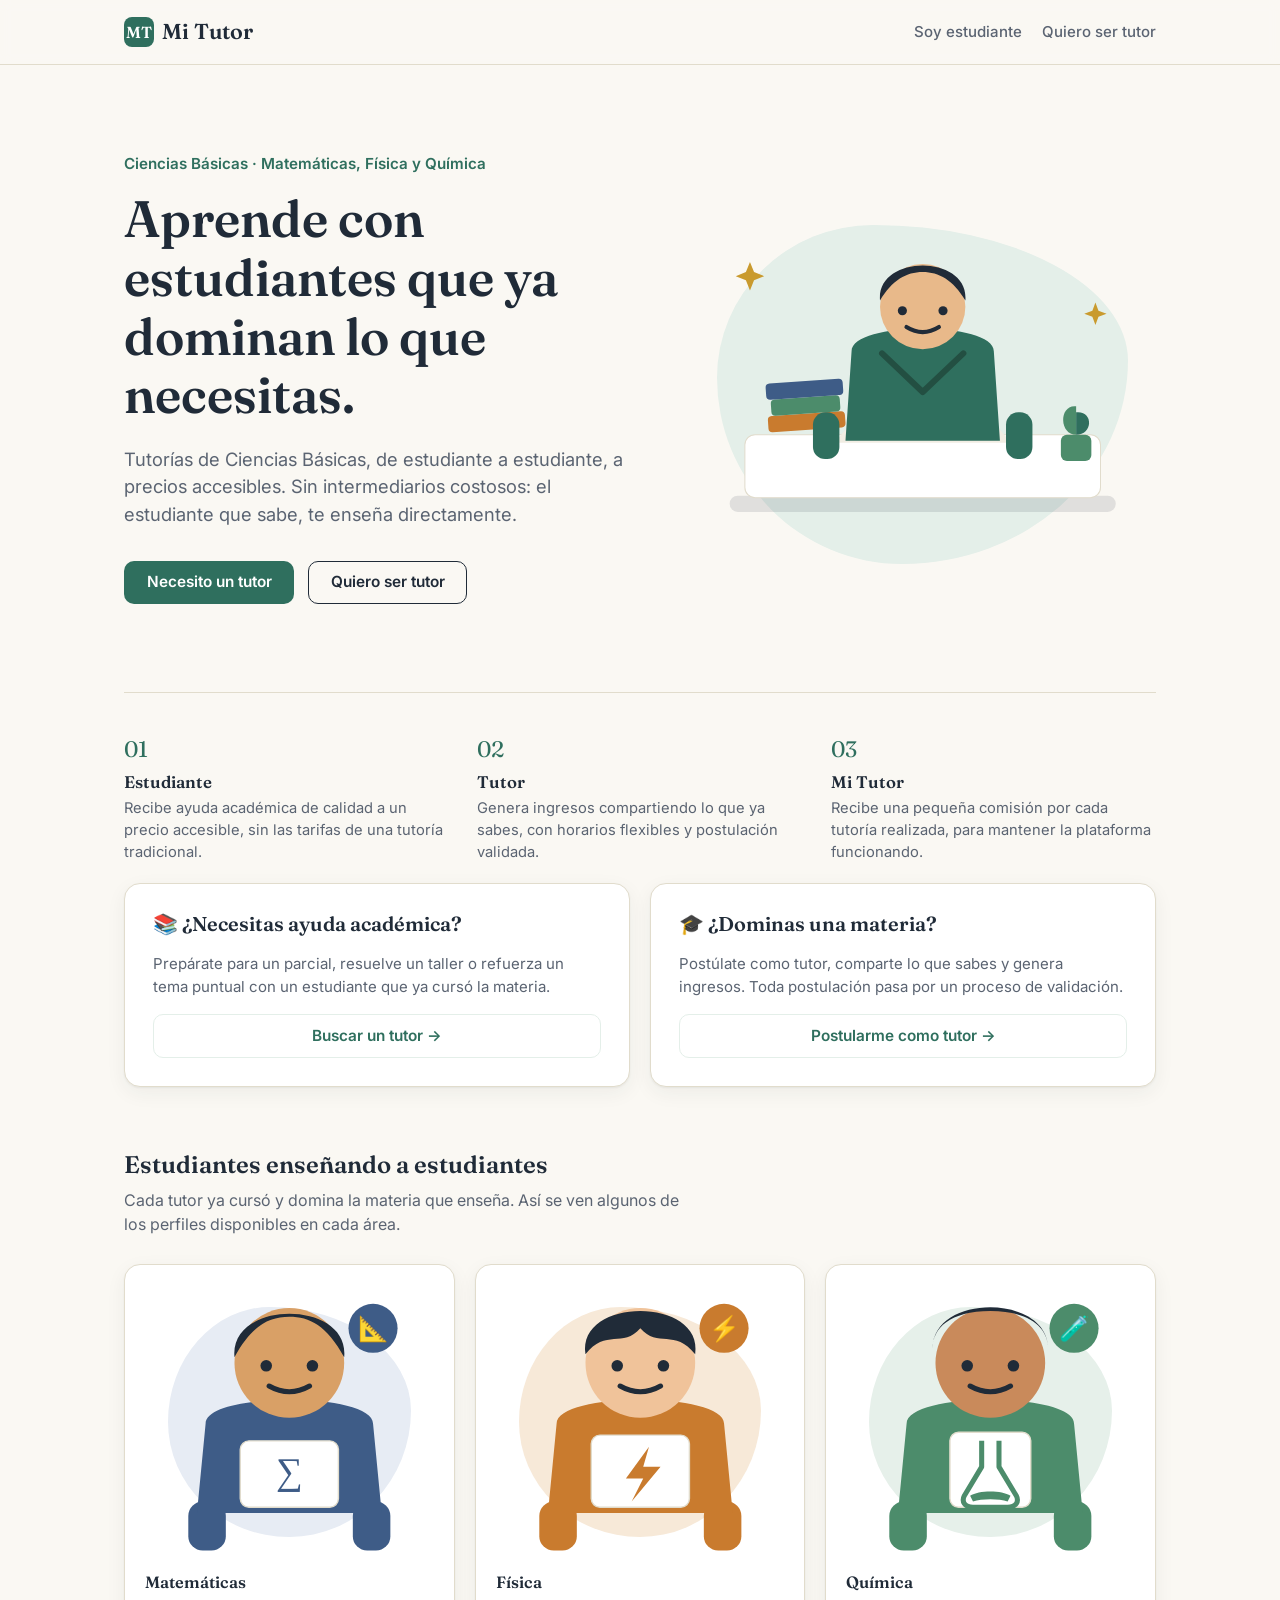
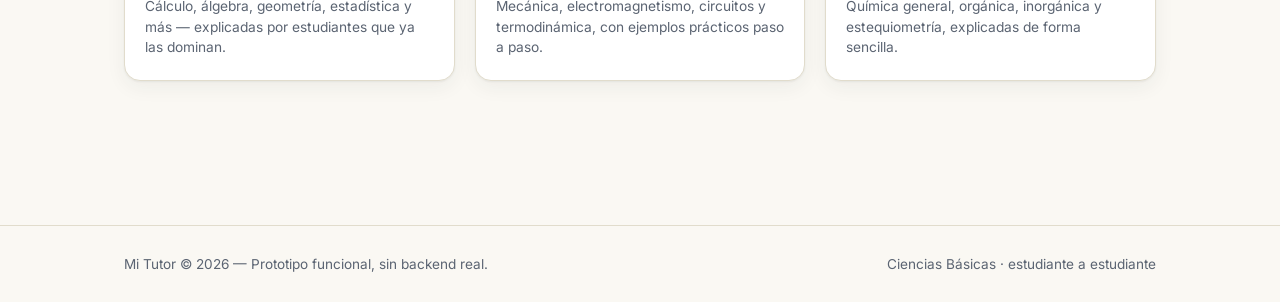
<file: index.html>
<!DOCTYPE html>
<html lang="es">
<head>
<meta charset="UTF-8" />
<meta name="viewport" content="width=device-width, initial-scale=1.0" />
<title>Mi Tutor — Tutorías de estudiante a estudiante</title>
<link rel="preconnect" href="https://fonts.googleapis.com">
<link rel="preconnect" href="https://fonts.gstatic.com" crossorigin>
<link href="https://fonts.googleapis.com/css2?family=Fraunces:opsz,wght@9..144,500;9..144,600;9..144,700&family=Inter:wght@400;500;600;700&display=swap" rel="stylesheet">
<link rel="stylesheet" href="css/styles.css" />
</head>
<body>

<header class="site-header">
  <div class="container">
    <a href="index.html" class="logo"><span class="mark">MT</span> Mi Tutor</a>
    <nav class="nav-links">
      <a href="estudiante.html">Soy estudiante</a>
      <a href="tutor.html">Quiero ser tutor</a>
    </nav>
  </div>
</header>

<main>
  <section class="hero">
    <div class="container">

      <div class="hero-grid">
        <div>
          <p class="eyebrow">Ciencias Básicas · Matemáticas, Física y Química</p>
          <h1>Aprende con estudiantes que ya dominan lo que necesitas.</h1>
          <p class="lead">Tutorías de Ciencias Básicas, de estudiante a estudiante, a precios accesibles. Sin intermediarios costosos: el estudiante que sabe, te enseña directamente.</p>

          <div class="hero-actions">
            <a href="estudiante.html" class="btn btn-primary">Necesito un tutor</a>
            <a href="tutor.html" class="btn btn-secondary">Quiero ser tutor</a>
          </div>
        </div>

        <div class="hero-visual" aria-hidden="true">
          <div class="blob"></div>
          <svg viewBox="0 0 460 380" xmlns="http://www.w3.org/2000/svg">
            <!-- escritorio -->
            <rect x="40" y="290" width="380" height="16" rx="8" fill="var(--ink)" opacity="0.12"/>
            <rect x="55" y="230" width="350" height="62" rx="10" fill="#fff" stroke="var(--line)"/>
            <!-- pila de libros -->
            <g transform="translate(75,178) rotate(-4)">
              <rect x="0" y="34" width="76" height="16" rx="4" fill="var(--physics)"/>
              <rect x="4" y="18" width="68" height="16" rx="4" fill="var(--chem)"/>
              <rect x="0" y="2" width="76" height="16" rx="4" fill="var(--math)"/>
            </g>
            <!-- planta -->
            <g transform="translate(360,196)">
              <rect x="6" y="34" width="30" height="26" rx="6" fill="var(--chem)"/>
              <path d="M21 34 C 4 34 4 4 21 6 C 21 20 21 28 21 34 Z" fill="var(--chem)"/>
              <path d="M21 34 C 38 34 38 10 21 12 C 21 22 21 28 21 34 Z" fill="var(--primary)"/>
            </g>
            <!-- laptop -->
            <g transform="translate(155,150)">
              <path d="M0 74 L150 74 L162 88 L-12 88 Z" fill="var(--paper-dim)"/>
              <rect x="6" y="0" width="138" height="76" rx="8" fill="var(--ink)"/>
              <rect x="14" y="8" width="122" height="60" rx="4" fill="var(--primary-tint)"/>
              <rect x="24" y="18" width="70" height="6" rx="3" fill="var(--primary)"/>
              <rect x="24" y="30" width="94" height="6" rx="3" fill="var(--math)" opacity=".7"/>
              <rect x="24" y="42" width="52" height="6" rx="3" fill="var(--physics)" opacity=".7"/>
            </g>
            <!-- estudiante -->
            <g transform="translate(150,58)">
              <!-- brazos sobre el escritorio -->
              <rect x="-28" y="150" width="26" height="46" rx="12" fill="var(--primary)"/>
              <rect x="162" y="150" width="26" height="46" rx="12" fill="var(--primary)"/>
              <!-- torso / buso -->
              <path d="M10 90 C10 60 150 60 150 90 L156 178 L4 178 Z" fill="var(--primary)"/>
              <path d="M40 92 L80 130 L120 92" fill="none" stroke="var(--primary-dark)" stroke-width="6" stroke-linecap="round" stroke-linejoin="round"/>
              <!-- cabeza -->
              <circle cx="80" cy="46" r="42" fill="#E8B98A"/>
              <path d="M38 40 C 34 -6 126 -6 122 40 C 110 20 96 12 80 12 C 64 12 50 20 38 40 Z" fill="var(--ink)"/>
              <circle cx="60" cy="50" r="4.5" fill="var(--ink)"/>
              <circle cx="100" cy="50" r="4.5" fill="var(--ink)"/>
              <path d="M64 66 Q80 76 96 66" stroke="var(--ink)" stroke-width="4" fill="none" stroke-linecap="round"/>
            </g>
            <!-- destellos decorativos -->
            <g fill="var(--gold)">
              <path d="M60 60 l4 10 10 4 -10 4 -4 10 -4 -10 -10 -4 10 -4z"/>
              <path d="M400 100 l3 8 8 3 -8 3 -3 8 -3 -8 -8 -3 8 -3z"/>
            </g>
          </svg>
        </div>
      </div>

      <div class="value-strip">
        <div class="value-item">
          <span class="num">01</span>
          <h3>Estudiante</h3>
          <p>Recibe ayuda académica de calidad a un precio accesible, sin las tarifas de una tutoría tradicional.</p>
        </div>
        <div class="value-item">
          <span class="num">02</span>
          <h3>Tutor</h3>
          <p>Genera ingresos compartiendo lo que ya sabes, con horarios flexibles y postulación validada.</p>
        </div>
        <div class="value-item">
          <span class="num">03</span>
          <h3>Mi Tutor</h3>
          <p>Recibe una pequeña comisión por cada tutoría realizada, para mantener la plataforma funcionando.</p>
        </div>
      </div>

      <div class="split-cta">
        <div class="cta-card">
          <h3>📚 ¿Necesitas ayuda académica?</h3>
          <p>Prepárate para un parcial, resuelve un taller o refuerza un tema puntual con un estudiante que ya cursó la materia.</p>
          <a href="estudiante.html" class="btn btn-ghost">Buscar un tutor →</a>
        </div>
        <div class="cta-card">
          <h3>🎓 ¿Dominas una materia?</h3>
          <p>Postúlate como tutor, comparte lo que sabes y genera ingresos. Toda postulación pasa por un proceso de validación.</p>
          <a href="tutor.html" class="btn btn-ghost">Postularme como tutor →</a>
        </div>
      </div>

      <div class="students-section">
        <div class="section-head">
          <h2>Estudiantes enseñando a estudiantes</h2>
          <p>Cada tutor ya cursó y domina la materia que enseña. Así se ven algunos de los perfiles disponibles en cada área.</p>
        </div>
        <div class="students-grid">

          <div class="student-card">
            <div class="illust-wrap">
              <div class="blob" style="background:var(--math-tint)"></div>
              <svg viewBox="0 0 200 190" xmlns="http://www.w3.org/2000/svg">
                <rect x="30" y="150" width="26" height="34" rx="10" fill="var(--math)"/>
                <rect x="144" y="150" width="26" height="34" rx="10" fill="var(--math)"/>
                <path d="M42 96 C42 74 158 74 158 96 L164 158 L36 158 Z" fill="var(--math)"/>
                <circle cx="100" cy="54" r="38" fill="#D9A066"/>
                <path d="M62 50 C58 10 142 10 138 50 C126 28 114 22 100 22 C86 22 74 28 62 50 Z" fill="var(--ink)"/>
                <circle cx="84" cy="56" r="4" fill="var(--ink)"/>
                <circle cx="116" cy="56" r="4" fill="var(--ink)"/>
                <path d="M86 70 Q100 78 114 70" stroke="var(--ink)" stroke-width="3.5" fill="none" stroke-linecap="round"/>
                <g transform="translate(66,108)">
                  <rect width="68" height="46" rx="6" fill="#fff" stroke="var(--line)"/>
                  <text x="34" y="30" text-anchor="middle" font-size="26" fill="var(--math)" font-family="Fraunces, serif">∑</text>
                </g>
                <circle cx="158" cy="30" r="17" fill="var(--math)"/>
                <text x="158" y="36" text-anchor="middle" font-size="17">📐</text>
              </svg>
            </div>
            <h3>Matemáticas</h3>
            <p>Cálculo, álgebra, geometría, estadística y más — explicadas por estudiantes que ya las dominan.</p>
          </div>

          <div class="student-card">
            <div class="illust-wrap">
              <div class="blob" style="background:var(--physics-tint)"></div>
              <svg viewBox="0 0 200 190" xmlns="http://www.w3.org/2000/svg">
                <rect x="30" y="150" width="26" height="34" rx="10" fill="var(--physics)"/>
                <rect x="144" y="150" width="26" height="34" rx="10" fill="var(--physics)"/>
                <path d="M42 96 C42 74 158 74 158 96 L164 158 L36 158 Z" fill="var(--physics)"/>
                <circle cx="100" cy="54" r="38" fill="#F0C39A"/>
                <path d="M62 48 C56 8 144 8 138 48 C124 30 112 44 100 30 C88 44 76 30 62 48 Z" fill="var(--ink)"/>
                <circle cx="84" cy="56" r="4" fill="var(--ink)"/>
                <circle cx="116" cy="56" r="4" fill="var(--ink)"/>
                <path d="M86 70 Q100 78 114 70" stroke="var(--ink)" stroke-width="3.5" fill="none" stroke-linecap="round"/>
                <g transform="translate(66,104)">
                  <rect width="68" height="50" rx="6" fill="#fff" stroke="var(--line)"/>
                  <path d="M40 8 L24 30 L36 30 L28 46 L48 22 L36 22 Z" fill="var(--physics)"/>
                </g>
                <circle cx="158" cy="30" r="17" fill="var(--physics)"/>
                <text x="158" y="36" text-anchor="middle" font-size="17">⚡</text>
              </svg>
            </div>
            <h3>Física</h3>
            <p>Mecánica, electromagnetismo, circuitos y termodinámica, con ejemplos prácticos paso a paso.</p>
          </div>

          <div class="student-card">
            <div class="illust-wrap">
              <div class="blob" style="background:var(--chem-tint)"></div>
              <svg viewBox="0 0 200 190" xmlns="http://www.w3.org/2000/svg">
                <rect x="30" y="150" width="26" height="34" rx="10" fill="var(--chem)"/>
                <rect x="144" y="150" width="26" height="34" rx="10" fill="var(--chem)"/>
                <path d="M42 96 C42 74 158 74 158 96 L164 158 L36 158 Z" fill="var(--chem)"/>
                <circle cx="100" cy="54" r="38" fill="#C98A5B"/>
                <path d="M60 44 C60 6 140 6 140 44 C140 30 128 18 100 18 C72 18 60 30 60 44 Z" fill="var(--ink)"/>
                <circle cx="84" cy="56" r="4" fill="var(--ink)"/>
                <circle cx="116" cy="56" r="4" fill="var(--ink)"/>
                <path d="M86 70 Q100 78 114 70" stroke="var(--ink)" stroke-width="3.5" fill="none" stroke-linecap="round"/>
                <g transform="translate(72,102)">
                  <rect width="56" height="52" rx="6" fill="#fff" stroke="var(--line)"/>
                  <path d="M22 6 L22 24 L10 44 C 8 48 10 52 16 52 L40 52 C46 52 48 48 46 44 L34 24 L34 6" fill="none" stroke="var(--chem)" stroke-width="3.5" stroke-linejoin="round"/>
                  <path d="M14 44 C 20 40 36 40 42 44 L40 48 C 34 46 22 46 16 48 Z" fill="var(--chem)"/>
                </g>
                <circle cx="158" cy="30" r="17" fill="var(--chem)"/>
                <text x="158" y="36" text-anchor="middle" font-size="17">🧪</text>
              </svg>
            </div>
            <h3>Química</h3>
            <p>Química general, orgánica, inorgánica y estequiometría, explicadas de forma sencilla.</p>
          </div>

        </div>
      </div>

    </div>
  </section>
</main>

<footer class="site-footer">
  <div class="container" style="display:flex;justify-content:space-between;flex-wrap:wrap;gap:10px;width:100%;">
    <span>Mi Tutor © <span data-anio></span> — Prototipo funcional, sin backend real.</span>
    <span>Ciencias Básicas · estudiante a estudiante</span>
  </div>
</footer>

<script src="js/app.js"></script>
</body>
</html>
</file>
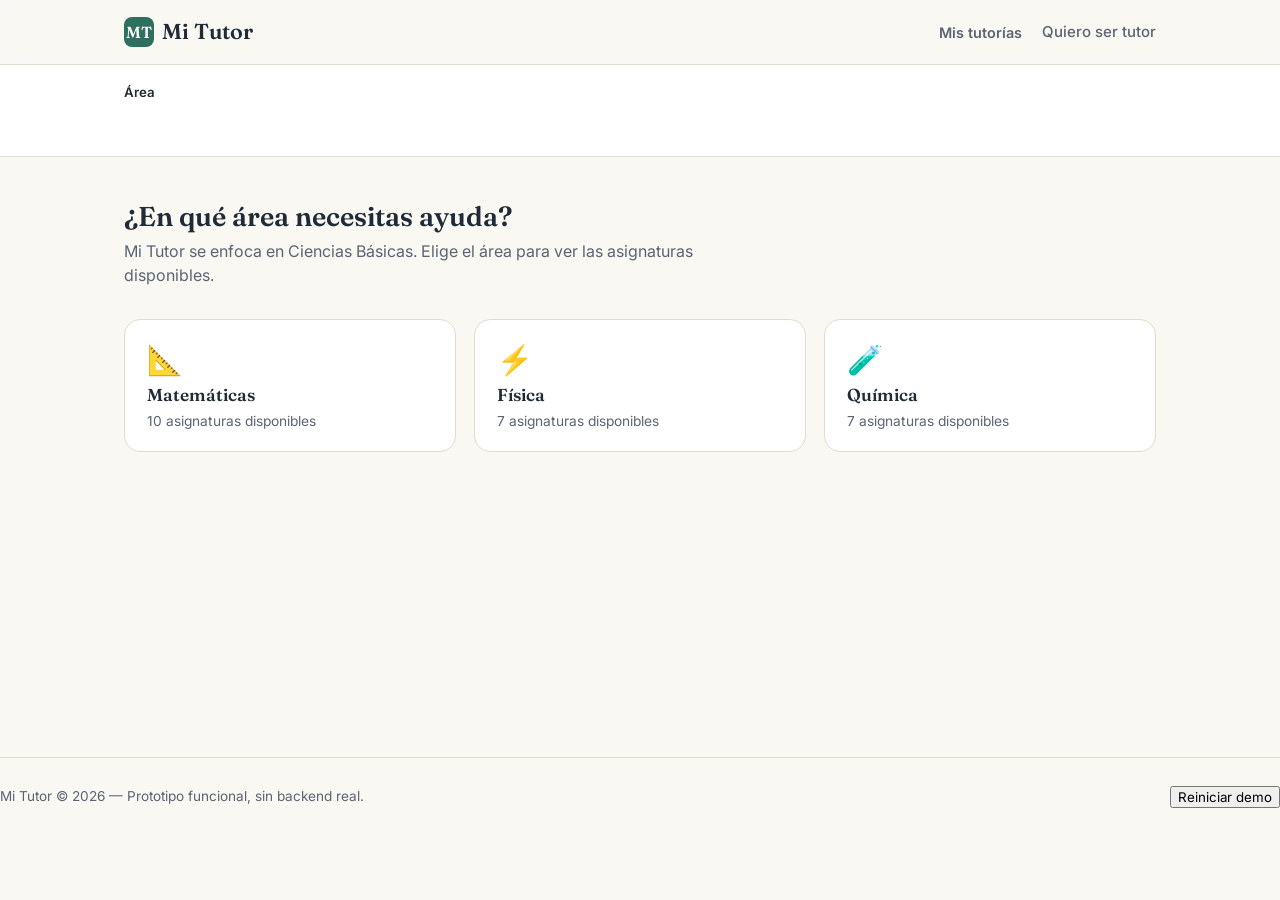
<file: estudiante.html>
<!DOCTYPE html>
<html lang="es">
<head>
<meta charset="UTF-8" />
<meta name="viewport" content="width=device-width, initial-scale=1.0" />
<title>Necesito un tutor — Mi Tutor</title>
<link rel="preconnect" href="https://fonts.googleapis.com">
<link rel="preconnect" href="https://fonts.gstatic.com" crossorigin>
<link href="https://fonts.googleapis.com/css2?family=Fraunces:opsz,wght@9..144,500;9..144,600;9..144,700&family=Inter:wght@400;500;600;700&display=swap" rel="stylesheet">
<link rel="stylesheet" href="css/styles.css" />
</head>
<body>

<header class="site-header">
  <div class="container">
    <a href="index.html" class="logo"><span class="mark">MT</span> Mi Tutor</a>
    <nav class="nav-links">
      <button class="link-back" id="nav-mis-tutorias" style="font-weight:600;">Mis tutorías</button>
      <a href="tutor.html">Quiero ser tutor</a>
    </nav>
  </div>
</header>

<div class="flow-header">
  <div class="container">
    <div class="stepper" id="stepper"></div>
    <div class="back-row">
      <button class="link-back" id="btn-atras">← Atrás</button>
    </div>
  </div>
</div>

<main class="flow-main">
  <div class="container">

    <!-- 1. ÁREA -->
    <section class="seccion" id="sec-area">
      <h2>¿En qué área necesitas ayuda?</h2>
      <p class="intro">Mi Tutor se enfoca en Ciencias Básicas. Elige el área para ver las asignaturas disponibles.</p>
      <div class="grid grid-3" id="lista-areas"></div>
    </section>

    <!-- 2. ASIGNATURA -->
    <section class="seccion" id="sec-asignatura">
      <h2 id="asignatura-titulo">Elige la asignatura</h2>
      <p class="intro">Selecciona la rama específica dentro del área elegida.</p>
      <div class="chip-list" id="lista-asignaturas"></div>
    </section>

    <!-- 3. NECESIDAD -->
    <section class="seccion" id="sec-necesidad">
      <h2>¿Qué necesitas?</h2>
      <p class="intro" id="necesidad-contexto"></p>
      <div class="grid grid-4" id="lista-necesidades"></div>
    </section>

    <!-- 4. TEMA (solo si es refuerzo) -->
    <section class="seccion" id="sec-tema">
      <h2>¿Qué tema quieres reforzar?</h2>
      <p class="intro" id="tema-contexto"></p>
      <div class="chip-list" id="lista-temas"></div>
      <div class="form-group" style="max-width:420px;margin-top:24px;">
        <label for="tema-otro">Otro tema</label>
        <span class="hint">Si no ves tu tema en la lista, escríbelo aquí.</span>
        <div style="display:flex;gap:10px;">
          <input type="text" id="tema-otro" placeholder="Ej: Repaso general antes del final" />
          <button class="btn btn-secondary" id="btn-tema-otro">Continuar</button>
        </div>
      </div>
    </section>

    <!-- 5. TUTORES -->
    <section class="seccion" id="sec-tutores">
      <h2>Tutores disponibles</h2>
      <p class="intro" id="tutores-contexto"></p>
      <div class="grid grid-2" id="lista-tutores" style="grid-template-columns:1fr;"></div>
    </section>

    <!-- 6. PERFIL DE TUTOR -->
    <section class="seccion" id="sec-perfil">
      <button class="link-back" id="btn-volver-lista" style="margin-bottom:18px;">← Volver a la lista de tutores</button>
      <div class="perfil-header">
        <div class="avatar avatar-lg" id="perfil-avatar"></div>
        <div>
          <h2 id="perfil-nombre" style="margin-bottom:4px;"></h2>
          <div class="tutor-meta" id="perfil-universidad"></div>
          <span class="badge badge-rating" id="perfil-rating"></span>
        </div>
      </div>
      <p id="perfil-descripcion"></p>
      <div class="perfil-datos-grid">
        <div class="dato-box"><div class="label">Materias que domina</div><div class="valor" id="perfil-materias"></div></div>
        <div class="dato-box"><div class="label">Experiencia</div><div class="valor" id="perfil-experiencia" style="font-weight:400;"></div></div>
        <div class="dato-box"><div class="label">Tutorías realizadas</div><div class="valor" id="perfil-tutorias"></div></div>
        <div class="dato-box"><div class="label">Precio</div><div class="valor" id="perfil-precio"></div></div>
        <div class="dato-box"><div class="label">Modalidad</div><div class="valor" id="perfil-modalidad"></div></div>
        <div class="dato-box"><div class="label">Horarios disponibles</div><div class="valor" id="perfil-horarios" style="font-weight:400;"></div></div>
      </div>
      <button class="btn btn-primary" id="btn-solicitar">Solicitar tutoría</button>
    </section>

    <!-- 7. SOLICITUD -->
    <section class="seccion" id="sec-solicitud">
      <h2>Detalles de tu solicitud</h2>
      <p class="intro">Cuéntale a <strong id="solicitud-tutor-nombre"></strong> qué necesitas y cuándo.</p>
      <form id="form-solicitud" style="max-width:620px;">
        <div class="form-grid">
          <div class="form-group">
            <label for="sol-fecha">Fecha</label>
            <input type="date" id="sol-fecha" required />
          </div>
          <div class="form-group">
            <label for="sol-hora">Hora</label>
            <input type="time" id="sol-hora" required />
          </div>
          <div class="form-group">
            <label for="sol-duracion">Duración</label>
            <select id="sol-duracion" required>
              <option value="30">30 minutos</option>
              <option value="60" selected>1 hora</option>
              <option value="90">1 hora 30 minutos</option>
              <option value="120">2 horas</option>
            </select>
          </div>
          <div class="form-group">
            <label for="sol-modalidad">Modalidad</label>
            <select id="sol-modalidad" required></select>
          </div>
        </div>
        <div class="form-group">
          <label for="sol-tema">Tema</label>
          <input type="text" id="sol-tema" required />
        </div>
        <div class="form-group">
          <label for="sol-descripcion">Descripción de lo que necesitas</label>
          <span class="hint">Opcional, pero ayuda al tutor a preparar la sesión.</span>
          <textarea id="sol-descripcion" placeholder="Ej: Tengo dudas con la regla de la cadena en derivadas..."></textarea>
        </div>
        <button type="submit" class="btn btn-primary">Ver resumen</button>
      </form>
    </section>

    <!-- 8. RESUMEN -->
    <section class="seccion" id="sec-resumen">
      <h2>Resumen de la solicitud</h2>
      <p class="intro">Revisa los detalles antes de confirmar.</p>
      <div class="summary-card" id="resumen-card"></div>
      <div style="display:flex;gap:12px;margin-top:22px;">
        <button class="btn btn-secondary" id="btn-editar-solicitud">Editar</button>
        <button class="btn btn-primary" id="btn-confirmar-solicitud">Confirmar solicitud</button>
      </div>
    </section>

    <!-- 9. CONFIRMACIÓN -->
    <section class="seccion" id="sec-confirmacion">
      <div class="confirm-box">
        <div class="confirm-check">✓</div>
        <h2>¡Solicitud enviada!</h2>
        <p>Tu solicitud de tutoría ha sido registrada correctamente.</p>
        <span class="badge badge-pendiente">🟡 Pendiente de confirmación del tutor</span>
        <div style="text-align:left;margin-top:22px;">
          <div class="summary-card" id="confirmacion-card" style="max-width:none;"></div>
        </div>
        <div style="display:flex;gap:12px;margin-top:24px;justify-content:center;flex-wrap:wrap;">
          <button class="btn btn-primary" id="btn-ver-mis-tutorias">Ver mis tutorías</button>
          <a class="btn btn-secondary" href="index.html">Volver al inicio</a>
        </div>
      </div>
    </section>

    <!-- 10. MIS TUTORÍAS -->
    <section class="seccion" id="sec-mis-tutorias">
      <h2>Mis tutorías</h2>
      <p class="intro">Consulta el estado de tus solicitudes. Esta información se guarda en tu navegador (localStorage).</p>
      <div class="tab-row" id="tabs-tutorias">
        <button class="tab-btn activo" data-estado="todas">Todas</button>
        <button class="tab-btn" data-estado="pendiente">Pendientes</button>
        <button class="tab-btn" data-estado="confirmada">Confirmadas</button>
        <button class="tab-btn" data-estado="finalizada">Finalizadas</button>
      </div>
      <div id="lista-mis-tutorias"></div>
    </section>

  </div>
</main>

<footer class="site-footer">
  <span>Mi Tutor © <span data-anio></span> — Prototipo funcional, sin backend real.</span>
  <button data-reset-demo>Reiniciar demo</button>
</footer>

<script src="js/app.js"></script>
<script src="js/estudiante.js"></script>
</body>
</html>
</file>
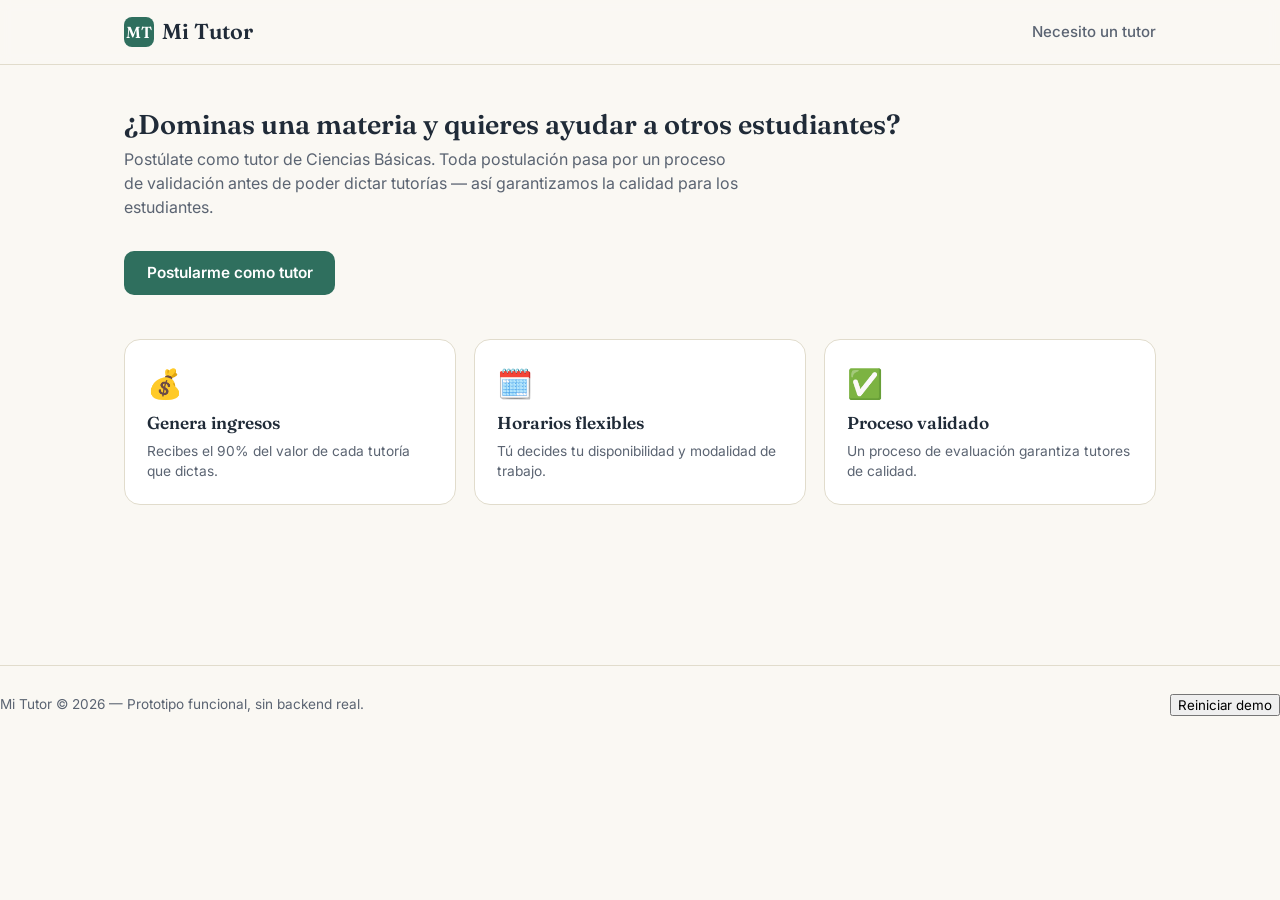
<file: tutor.html>
<!DOCTYPE html>
<html lang="es">
<head>
<meta charset="UTF-8" />
<meta name="viewport" content="width=device-width, initial-scale=1.0" />
<title>Quiero ser tutor — Mi Tutor</title>
<link rel="preconnect" href="https://fonts.googleapis.com">
<link rel="preconnect" href="https://fonts.gstatic.com" crossorigin>
<link href="https://fonts.googleapis.com/css2?family=Fraunces:opsz,wght@9..144,500;9..144,600;9..144,700&family=Inter:wght@400;500;600;700&display=swap" rel="stylesheet">
<link rel="stylesheet" href="css/styles.css" />
</head>
<body>

<header class="site-header">
  <div class="container">
    <a href="index.html" class="logo"><span class="mark">MT</span> Mi Tutor</a>
    <nav class="nav-links">
      <a href="estudiante.html">Necesito un tutor</a>
      <button class="link-back" id="nav-mi-panel" style="font-weight:600;display:none;">Mi panel</button>
    </nav>
  </div>
</header>

<main class="flow-main">
  <div class="container">

    <!-- 1. INTRO -->
    <section class="seccion" id="sec-intro">
      <h2>¿Dominas una materia y quieres ayudar a otros estudiantes?</h2>
      <p class="intro">Postúlate como tutor de Ciencias Básicas. Toda postulación pasa por un proceso de validación antes de poder dictar tutorías — así garantizamos la calidad para los estudiantes.</p>
      <button class="btn btn-primary" id="btn-postularme">Postularme como tutor</button>

      <div class="grid grid-3" style="margin-top:44px;">
        <div class="option-card" style="cursor:default;">
          <span class="icon">💰</span>
          <h3>Genera ingresos</h3>
          <p>Recibes el 90% del valor de cada tutoría que dictas.</p>
        </div>
        <div class="option-card" style="cursor:default;">
          <span class="icon">🗓️</span>
          <h3>Horarios flexibles</h3>
          <p>Tú decides tu disponibilidad y modalidad de trabajo.</p>
        </div>
        <div class="option-card" style="cursor:default;">
          <span class="icon">✅</span>
          <h3>Proceso validado</h3>
          <p>Un proceso de evaluación garantiza tutores de calidad.</p>
        </div>
      </div>
    </section>

    <!-- 2. POSTULACIÓN -->
    <section class="seccion" id="sec-postulacion">
      <h2>Formulario de postulación</h2>
      <p class="intro">Esta información no se comparte con nadie fuera de este prototipo; se guarda solo en tu navegador.</p>
      <form id="form-postulacion" style="max-width:680px;">
        <div class="form-grid">
          <div class="form-group">
            <label for="p-nombre">Nombre completo</label>
            <input type="text" id="p-nombre" required />
          </div>
          <div class="form-group">
            <label for="p-correo">Correo</label>
            <input type="email" id="p-correo" required />
          </div>
          <div class="form-group">
            <label for="p-universidad">Universidad</label>
            <input type="text" id="p-universidad" required />
          </div>
          <div class="form-group">
            <label for="p-programa">Programa académico</label>
            <input type="text" id="p-programa" required />
          </div>
          <div class="form-group">
            <label for="p-semestre">Semestre</label>
            <select id="p-semestre" required>
              <option value="">Selecciona...</option>
              <option>1°</option><option>2°</option><option>3°</option><option>4°</option>
              <option>5°</option><option>6°</option><option>7°</option><option>8°</option>
              <option>9°</option><option>10°</option><option>Egresado/a</option>
            </select>
          </div>
          <div class="form-group">
            <label for="p-nivel">Nivel de conocimiento</label>
            <select id="p-nivel" required>
              <option value="">Selecciona...</option>
              <option>Intermedio</option>
              <option>Avanzado</option>
              <option>Experto</option>
            </select>
          </div>
        </div>

        <fieldset>
          <legend>Materias que dominas</legend>
          <div class="checkbox-grid" id="materias-checkbox"></div>
        </fieldset>

        <div class="form-grid">
          <div class="form-group">
            <label for="p-disponibilidad">Disponibilidad</label>
            <input type="text" id="p-disponibilidad" placeholder="Ej: Lunes y miércoles en la tarde" required />
          </div>
          <div class="form-group">
            <label for="p-modalidad">Modalidad preferida</label>
            <select id="p-modalidad" required>
              <option value="virtual">Virtual</option>
              <option value="presencial">Presencial</option>
              <option value="ambas">Ambas</option>
            </select>
          </div>
        </div>

        <div class="form-group">
          <label for="p-experiencia">Experiencia académica</label>
          <textarea id="p-experiencia" placeholder="Ej: Monitor de Cálculo I durante 2 semestres..."></textarea>
        </div>

        <div class="form-group">
          <label for="p-motivacion">¿Por qué quieres ser tutor?</label>
          <textarea id="p-motivacion" required placeholder="Cuéntanos brevemente tu motivación..."></textarea>
        </div>

        <button type="submit" class="btn btn-primary">Enviar postulación</button>
      </form>
    </section>

    <!-- 3. EVALUACIÓN -->
    <section class="seccion" id="sec-evaluacion">
      <h2>Proceso de evaluación</h2>
      <p class="intro">Tu postulación pasa por estos pasos antes de poder dictar tutorías.</p>
      <ul class="eval-steps" id="lista-eval-steps"></ul>
      <button class="btn btn-primary" id="btn-avanzar-evaluacion">Continuar evaluación (demo)</button>
      <button class="btn btn-secondary" id="btn-ir-panel" style="display:none;">Ir a mi panel</button>
    </section>

    <!-- 4. PANEL DEL TUTOR -->
    <section class="seccion" id="sec-panel">
      <h2>Panel del tutor</h2>
      <p class="intro">¡Postulación aprobada! Desde aquí gestionas tu perfil y tus solicitudes.</p>

      <div class="panel-grid">
        <div class="panel-card">
          <h3 style="font-size:1.05rem;">Mi perfil</h3>
          <div id="panel-perfil-resumen" style="font-size:.9rem;color:var(--ink-soft);margin-bottom:16px;"></div>
          <div class="form-group">
            <label for="panel-precio">Precio por hora</label>
            <input type="number" id="panel-precio" min="5000" step="1000" value="15000" />
          </div>
          <div class="form-group">
            <label for="panel-modalidad">Modalidad</label>
            <select id="panel-modalidad">
              <option value="virtual">Virtual</option>
              <option value="presencial">Presencial</option>
              <option value="ambas">Ambas</option>
            </select>
          </div>
          <div class="form-group">
            <label for="panel-disponibilidad">Disponibilidad</label>
            <input type="text" id="panel-disponibilidad" />
          </div>
          <button class="btn btn-secondary btn-block" id="btn-guardar-perfil">Guardar cambios</button>
        </div>

        <div>
          <h3 style="font-size:1.05rem;margin-bottom:14px;">Mis solicitudes</h3>
          <div id="lista-solicitudes-tutor"></div>
        </div>
      </div>
    </section>

  </div>
</main>

<footer class="site-footer">
  <span>Mi Tutor © <span data-anio></span> — Prototipo funcional, sin backend real.</span>
  <button data-reset-demo>Reiniciar demo</button>
</footer>

<script src="js/app.js"></script>
<script src="js/tutor.js"></script>
</body>
</html>
</file>
<file: css/styles.css>
/* =========================================================
   Mi Tutor — Design tokens
   Paleta: papel académico + tres acentos de área
   Tipografía: Fraunces (display) + Inter (UI/cuerpo)
   ========================================================= */
:root{
  --paper:      #FAF8F3;
  --paper-dim:  #F1EDE3;
  --ink:        #202B38;
  --ink-soft:   #5B6472;
  --line:       #E1DCCC;

  --primary:      #2F6F5E;
  --primary-dark: #234F42;
  --primary-tint: #E4EFE9;

  --math:       #3E5C87;
  --math-tint:  #E7ECF4;
  --physics:    #C97B2E;
  --physics-tint:#F7E9D8;
  --chem:       #4C8C6B;
  --chem-tint:  #E6F0EA;

  --gold:       #C99A2E;
  --warn:       #B23A3A;
  --warn-tint:  #F5E4E2;

  --radius-sm: 6px;
  --radius-md: 10px;
  --radius-lg: 16px;
  --shadow: 0 1px 2px rgba(32,43,56,.06), 0 6px 20px rgba(32,43,56,.06);

  --font-display: "Fraunces", Georgia, serif;
  --font-body: "Inter", -apple-system, BlinkMacSystemFont, sans-serif;
}

*{ box-sizing:border-box; }
html{ scroll-behavior:smooth; }
body{
  margin:0;
  font-family:var(--font-body);
  color:var(--ink);
  background:var(--paper);
  line-height:1.5;
  -webkit-font-smoothing:antialiased;
}
img,svg{ display:block; max-width:100%; }
h1,h2,h3,h4{
  font-family:var(--font-display);
  font-weight:600;
  line-height:1.15;
  margin:0 0 .4em;
  color:var(--ink);
}
p{ margin:0 0 1em; color:var(--ink-soft); max-width:62ch; }
a{ color:inherit; }
button{ font-family:inherit; }
:focus-visible{ outline:2px solid var(--primary); outline-offset:2px; }
@media (prefers-reduced-motion: reduce){
  *{ animation-duration:0.01ms !important; transition-duration:0.01ms !important; }
}

.container{ max-width:1080px; margin:0 auto; padding:0 24px; }
.visually-hidden{ position:absolute; width:1px; height:1px; overflow:hidden; clip:rect(0 0 0 0); }

/* ---------- Header / nav ---------- */
.site-header{
  position:sticky; top:0; z-index:40;
  background:rgba(250,248,243,.92);
  backdrop-filter:blur(6px);
  border-bottom:1px solid var(--line);
}
.site-header .container{
  display:flex; align-items:center; justify-content:space-between;
  height:64px;
}
.logo{
  font-family:var(--font-display);
  font-size:1.35rem;
  font-weight:600;
  text-decoration:none;
  display:flex; align-items:center; gap:8px;
  color:var(--ink);
}
.logo .mark{
  width:30px; height:30px; border-radius:8px;
  background:var(--primary); color:#fff;
  display:flex; align-items:center; justify-content:center;
  font-family:var(--font-display); font-size:1rem;
}
.nav-links{ display:flex; align-items:center; gap:20px; }
.nav-links a{
  text-decoration:none; color:var(--ink-soft); font-size:.94rem; font-weight:500;
}
.nav-links a:hover{ color:var(--ink); }

/* ---------- Buttons ---------- */
.btn{
  display:inline-flex; align-items:center; justify-content:center; gap:8px;
  font-size:.96rem; font-weight:600; font-family:var(--font-body);
  padding:.75em 1.4em; border-radius:var(--radius-md);
  border:1px solid transparent; cursor:pointer;
  text-decoration:none; transition:transform .12s ease, background .15s ease, border-color .15s ease;
  line-height:1.2;
}
.btn:active{ transform:translateY(1px); }
.btn-primary{ background:var(--primary); color:#fff; }
.btn-primary:hover{ background:var(--primary-dark); }
.btn-secondary{ background:transparent; color:var(--ink); border-color:var(--ink); }
.btn-secondary:hover{ background:var(--ink); color:#fff; }
.btn-ghost{ background:transparent; color:var(--primary); border-color:var(--primary-tint); }
.btn-ghost:hover{ background:var(--primary-tint); }
.btn-danger{ background:transparent; color:var(--warn); border-color:var(--warn); }
.btn-danger:hover{ background:var(--warn); color:#fff; }
.btn-block{ width:100%; }
.btn[disabled]{ opacity:.5; cursor:not-allowed; }
.btn-sm{ padding:.5em 1em; font-size:.85rem; }

/* ---------- Hero (index) ---------- */
.hero{ padding:88px 0 64px; }
.hero .eyebrow{
  color:var(--primary); font-weight:600; font-size:.95rem; margin-bottom:14px;
}
.hero h1{
  font-size:clamp(2.1rem, 4.5vw, 3.2rem);
  max-width:16ch;
}
.hero p.lead{
  font-size:1.15rem; max-width:52ch; color:var(--ink-soft);
}
.hero-actions{ display:flex; gap:14px; margin:32px 0; flex-wrap:wrap; }
.value-strip{
  margin-top:56px; padding-top:40px; border-top:1px solid var(--line);
  display:grid; grid-template-columns:repeat(3,1fr); gap:28px;
}
.value-strip .value-item h3{ font-size:1.05rem; margin-bottom:.3em; }
.value-strip .value-item p{ font-size:.92rem; margin:0; }
.value-strip .num{ font-family:var(--font-display); color:var(--primary); font-size:1.4rem; display:block; margin-bottom:6px; }

.split-cta{
  display:grid; grid-template-columns:1fr 1fr; gap:20px; margin-top:20px;
}
.cta-card{
  border:1px solid var(--line); border-radius:var(--radius-lg);
  padding:28px; background:#fff; box-shadow:var(--shadow);
  display:flex; flex-direction:column; gap:10px;
}
.cta-card h3{ font-size:1.25rem; }
.cta-card p{ font-size:.94rem; margin-bottom:6px; }

/* ---------- Ilustraciones (hero + tarjetas de estudiantes) ---------- */
.hero-grid{
  display:grid; grid-template-columns:1.05fr .95fr; gap:48px; align-items:center;
}
.hero-visual{ position:relative; }
.hero-visual .blob{
  position:absolute; inset:0; margin:auto; width:88%; height:88%;
  background:var(--primary-tint); border-radius:38% 62% 55% 45% / 45% 40% 60% 55%;
  z-index:0;
}
.hero-visual svg{ position:relative; z-index:1; width:100%; height:auto; }

.students-section{ margin:64px 0 20px; }
.students-section .section-head{ max-width:56ch; margin-bottom:28px; }
.students-section h2{ font-size:1.5rem; }
.students-grid{ display:grid; grid-template-columns:repeat(3,1fr); gap:20px; }
.student-card{
  border:1px solid var(--line); border-radius:var(--radius-lg); background:#fff;
  padding:20px 20px 22px; box-shadow:var(--shadow);
}
.student-card .illust-wrap{ position:relative; margin-bottom:14px; }
.student-card .illust-wrap .blob{
  position:absolute; inset:0; margin:auto; width:84%; height:84%;
  border-radius:42% 58% 50% 50% / 50% 45% 55% 50%;
}
.student-card .illust-wrap svg{ position:relative; z-index:1; width:100%; height:auto; display:block; }
.student-card h3{ font-size:1.02rem; margin:0 0 4px; display:flex; align-items:center; gap:8px; }
.student-card p{ font-size:.86rem; margin:0; }

@media (max-width: 860px){
  .hero-grid{ grid-template-columns:1fr; }
  .hero-visual{ order:-1; max-width:340px; margin:0 auto 8px; }
  .students-grid{ grid-template-columns:1fr; }
}

footer.site-footer{
  border-top:1px solid var(--line); padding:28px 0; margin-top:60px;
  font-size:.85rem; color:var(--ink-soft); display:flex; justify-content:space-between; flex-wrap:wrap; gap:10px;
}
footer.site-footer a{ color:var(--ink-soft); text-decoration:underline; cursor:pointer; background:none; border:none; font-size:inherit; padding:0; font-family:inherit; }

/* ---------- Stepper / breadcrumb ---------- */
.flow-header{
  border-bottom:1px solid var(--line); background:#fff;
}
.flow-header .container{ padding-top:18px; padding-bottom:18px; }
.stepper{
  display:flex; flex-wrap:wrap; gap:6px; align-items:center; font-size:.83rem; color:var(--ink-soft);
}
.stepper .crumb{ display:flex; align-items:center; gap:6px; }
.stepper .crumb.current{ color:var(--ink); font-weight:600; }
.stepper .sep{ color:var(--line); }
.back-row{ display:flex; align-items:center; justify-content:space-between; margin-top:10px; }
.link-back{
  background:none; border:none; color:var(--ink-soft); cursor:pointer; font-size:.9rem;
  display:flex; align-items:center; gap:6px; padding:4px 0;
}
.link-back:hover{ color:var(--ink); }

/* ---------- Sections / flow ---------- */
.flow-main{ padding:44px 0 80px; min-height:60vh; }
.seccion{ display:none; }
.seccion.activa{ display:block; animation:fade-in .25s ease; }
@keyframes fade-in{ from{ opacity:0; transform:translateY(6px);} to{ opacity:1; transform:none;} }
.seccion h2{ font-size:1.7rem; margin-bottom:.25em; }
.seccion > p.intro{ margin-bottom:32px; }

/* ---------- Card grids ---------- */
.grid{ display:grid; gap:18px; }
.grid-3{ grid-template-columns:repeat(3,1fr); }
.grid-2{ grid-template-columns:repeat(2,1fr); }
.grid-4{ grid-template-columns:repeat(4,1fr); }

.option-card{
  border:1px solid var(--line); border-radius:var(--radius-lg);
  background:#fff; padding:22px; cursor:pointer; text-align:left;
  display:flex; flex-direction:column; gap:8px;
  transition:border-color .15s ease, box-shadow .15s ease, transform .1s ease;
}
.option-card:hover{ border-color:var(--primary); box-shadow:var(--shadow); transform:translateY(-2px); }
.option-card .icon{ font-size:1.8rem; }
.option-card h3{ font-size:1.08rem; margin:0; }
.option-card p{ font-size:.86rem; margin:0; }
.option-card.area-math .icon{ color:var(--math); }
.option-card.area-fisica .icon{ color:var(--physics); }
.option-card.area-quimica .icon{ color:var(--chem); }

.chip-list{ display:flex; flex-wrap:wrap; gap:10px; }
.chip{
  border:1px solid var(--line); background:#fff; border-radius:99px;
  padding:.6em 1.1em; font-size:.9rem; cursor:pointer; font-weight:500;
  transition:border-color .15s, background .15s;
}
.chip:hover{ border-color:var(--primary); background:var(--primary-tint); }

/* ---------- Tutor cards ---------- */
.tutor-card{
  border:1px solid var(--line); border-radius:var(--radius-lg); background:#fff;
  padding:20px; display:flex; gap:16px; align-items:flex-start; box-shadow:var(--shadow);
}
.avatar{
  width:52px; height:52px; border-radius:50%; flex:none;
  display:flex; align-items:center; justify-content:center;
  font-family:var(--font-display); font-weight:600; font-size:1.05rem; color:#fff;
}
.avatar-lg{ width:76px; height:76px; font-size:1.5rem; }
.tutor-info{ flex:1; min-width:0; }
.tutor-info h3{ font-size:1.08rem; margin:0 0 2px; }
.tutor-meta{ font-size:.85rem; color:var(--ink-soft); margin-bottom:8px; }
.tutor-stats{ display:flex; gap:14px; font-size:.83rem; color:var(--ink-soft); flex-wrap:wrap; margin-bottom:10px; }
.tutor-stats strong{ color:var(--ink); }
.tutor-price{ font-weight:700; font-family:var(--font-display); font-size:1.1rem; color:var(--primary); }
.tutor-footer{ display:flex; align-items:center; justify-content:space-between; margin-top:10px; flex-wrap:wrap; gap:10px; }

.badge{
  display:inline-flex; align-items:center; gap:5px; font-size:.78rem; font-weight:600;
  padding:.3em .7em; border-radius:99px;
}
.badge-dispo{ background:var(--primary-tint); color:var(--primary-dark); }
.badge-nodispo{ background:var(--paper-dim); color:var(--ink-soft); }
.badge-pendiente{ background:#FBF1DA; color:#8A6415; }
.badge-confirmada{ background:var(--primary-tint); color:var(--primary-dark); }
.badge-proceso{ background:var(--math-tint); color:var(--math); }
.badge-finalizada{ background:var(--paper-dim); color:var(--ink-soft); }
.badge-cancelada{ background:var(--warn-tint); color:var(--warn); }
.badge-rating{ background:#FBF1DA; color:#8A6415; }

/* ---------- Perfil de tutor ---------- */
.perfil-header{ display:flex; gap:22px; align-items:center; margin-bottom:28px; flex-wrap:wrap; }
.perfil-datos-grid{ display:grid; grid-template-columns:repeat(2,1fr); gap:20px; margin:26px 0; }
.dato-box{ border:1px solid var(--line); border-radius:var(--radius-md); padding:16px 18px; background:#fff; }
.dato-box .label{ font-size:.78rem; color:var(--ink-soft); margin-bottom:4px; }
.dato-box .valor{ font-weight:600; font-size:1rem; }

/* ---------- Forms ---------- */
.form-grid{ display:grid; grid-template-columns:1fr 1fr; gap:18px; }
.form-group{ display:flex; flex-direction:column; gap:6px; margin-bottom:18px; }
.form-group label{ font-size:.86rem; font-weight:600; color:var(--ink); }
.form-group .hint{ font-size:.78rem; color:var(--ink-soft); font-weight:400; }
input,select,textarea{
  font-family:var(--font-body); font-size:.95rem; color:var(--ink);
  padding:.7em .85em; border:1px solid var(--line); border-radius:var(--radius-sm);
  background:#fff; width:100%;
}
textarea{ resize:vertical; min-height:90px; }
input:focus,select:focus,textarea:focus{ border-color:var(--primary); }
fieldset{ border:1px solid var(--line); border-radius:var(--radius-md); padding:14px 16px; margin:0 0 18px; }
legend{ font-size:.86rem; font-weight:600; padding:0 6px; }
.checkbox-grid{ display:grid; grid-template-columns:repeat(2,1fr); gap:8px 16px; }
.checkbox-row{ display:flex; align-items:center; gap:8px; font-size:.9rem; font-weight:400; color:var(--ink-soft); }
.checkbox-row input{ width:auto; }

/* ---------- Resumen / confirmación ---------- */
.summary-card{
  border:1px solid var(--line); border-radius:var(--radius-lg); background:#fff;
  padding:26px 28px; box-shadow:var(--shadow); max-width:520px;
}
.summary-row{
  display:flex; justify-content:space-between; padding:10px 0; border-bottom:1px solid var(--paper-dim);
  font-size:.94rem;
}
.summary-row:last-child{ border-bottom:none; }
.summary-row .k{ color:var(--ink-soft); }
.summary-row .v{ font-weight:600; text-align:right; }
.summary-total{ font-size:1.15rem; font-weight:700; color:var(--primary); }

.confirm-box{
  text-align:center; max-width:480px; margin:0 auto; padding:36px 30px;
  border:1px solid var(--line); border-radius:var(--radius-lg); background:#fff; box-shadow:var(--shadow);
}
.confirm-check{
  width:56px; height:56px; border-radius:50%; background:var(--primary-tint); color:var(--primary);
  display:flex; align-items:center; justify-content:center; font-size:1.6rem; margin:0 auto 16px;
}

/* ---------- Mis tutorías ---------- */
.tab-row{ display:flex; gap:10px; margin-bottom:22px; flex-wrap:wrap; }
.tab-btn{
  border:1px solid var(--line); background:#fff; border-radius:99px; padding:.5em 1.1em;
  font-size:.86rem; font-weight:600; color:var(--ink-soft); cursor:pointer;
}
.tab-btn.activo{ background:var(--ink); color:#fff; border-color:var(--ink); }
.tutoria-item{
  border:1px solid var(--line); border-radius:var(--radius-md); background:#fff;
  padding:16px 18px; display:flex; justify-content:space-between; align-items:center;
  gap:14px; margin-bottom:12px; flex-wrap:wrap;
}
.tutoria-item .info h4{ margin:0 0 4px; font-size:1rem; font-family:var(--font-body); font-weight:600; }
.tutoria-item .info p{ margin:0; font-size:.84rem; }
.empty-state{
  border:1px dashed var(--line); border-radius:var(--radius-lg); padding:40px 20px;
  text-align:center; color:var(--ink-soft); font-size:.92rem;
}

/* ---------- Postulación / evaluación tutor ---------- */
.eval-steps{ list-style:none; margin:32px 0; padding:0; display:flex; flex-direction:column; gap:0; max-width:420px; }
.eval-steps li{
  display:flex; align-items:flex-start; gap:14px; padding:14px 0; position:relative;
}
.eval-steps li:not(:last-child)::after{
  content:""; position:absolute; left:13px; top:38px; bottom:-6px; width:1px; background:var(--line);
}
.eval-steps .dot{
  width:28px; height:28px; border-radius:50%; border:2px solid var(--line); background:#fff;
  flex:none; display:flex; align-items:center; justify-content:center; font-size:.8rem; font-weight:700; color:var(--ink-soft);
}
.eval-steps li.done .dot{ background:var(--primary); border-color:var(--primary); color:#fff; }
.eval-steps li.actual .dot{ border-color:var(--primary); color:var(--primary); }
.eval-steps li.done h4, .eval-steps li.actual h4{ color:var(--ink); }
.eval-steps h4{ margin:0 0 2px; font-size:.95rem; color:var(--ink-soft); }
.eval-steps p{ margin:0; font-size:.82rem; }

.panel-grid{ display:grid; grid-template-columns:280px 1fr; gap:28px; align-items:start; }
.panel-card{ border:1px solid var(--line); border-radius:var(--radius-lg); background:#fff; padding:22px; box-shadow:var(--shadow); }

/* ---------- Responsive ---------- */
@media (max-width: 860px){
  .grid-3, .grid-4{ grid-template-columns:repeat(2,1fr); }
  .value-strip{ grid-template-columns:1fr; gap:20px; }
  .split-cta{ grid-template-columns:1fr; }
  .form-grid, .perfil-datos-grid, .checkbox-grid{ grid-template-columns:1fr; }
  .panel-grid{ grid-template-columns:1fr; }
  .nav-links{ display:none; }
}
@media (max-width: 560px){
  .grid-3, .grid-4, .grid-2{ grid-template-columns:1fr; }
  .hero{ padding:56px 0 40px; }
}
</file>
